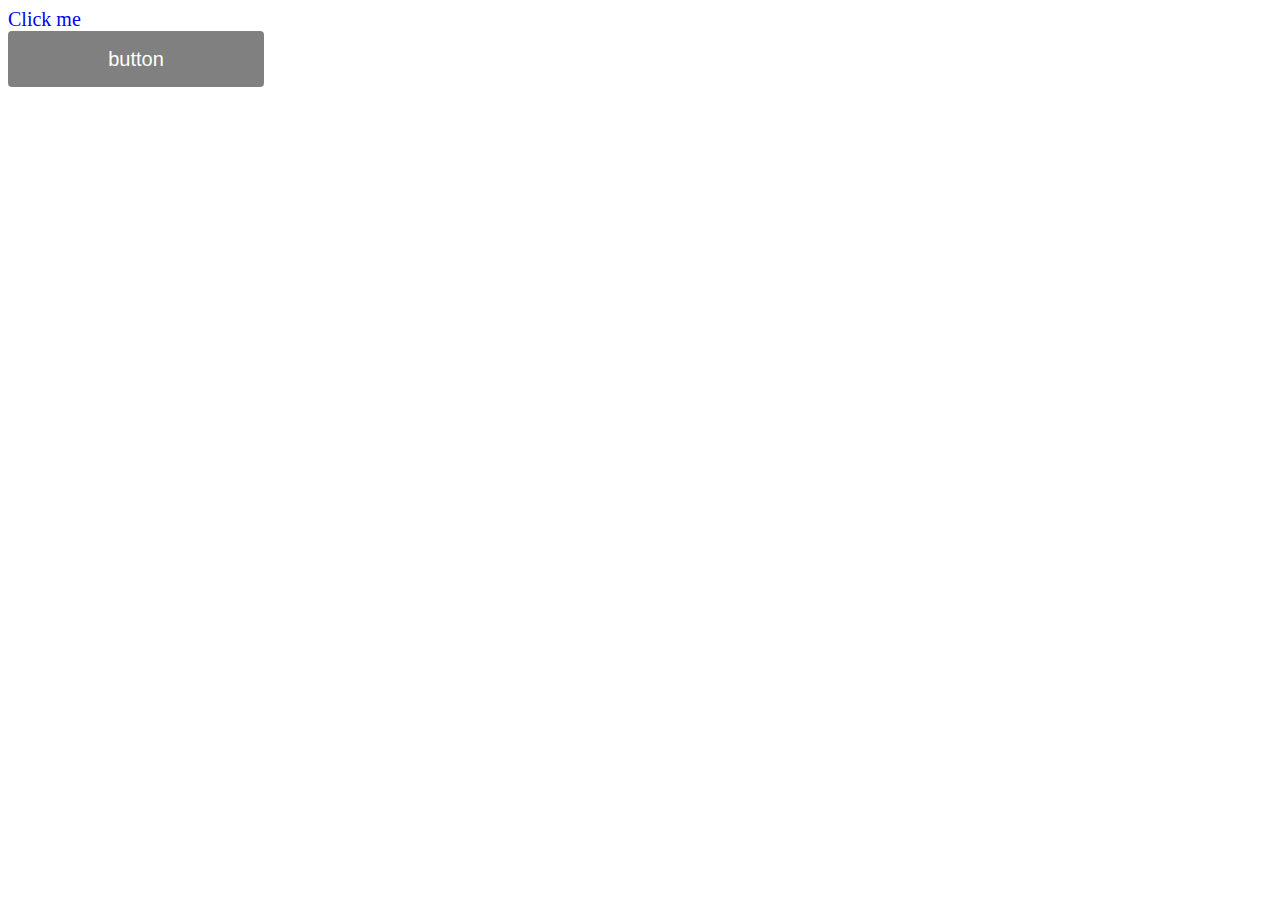
<file: index.html>
<!DOCTYPE html>
<html lang="en">
<head>
    <meta charset="UTF-8">
    <meta http-equiv="X-UA-Compatible" content="IE=edge">
    <meta name="viewport" content="width=device-width, initial-scale=1.0">
    <title>Dars</title>
    <link rel="stylesheet" href="css/style.css">
</head>
<body>
    <a href="#">Click me</a>
    <br>
    <button disabled>button</button>
</body>
</html>
</file>
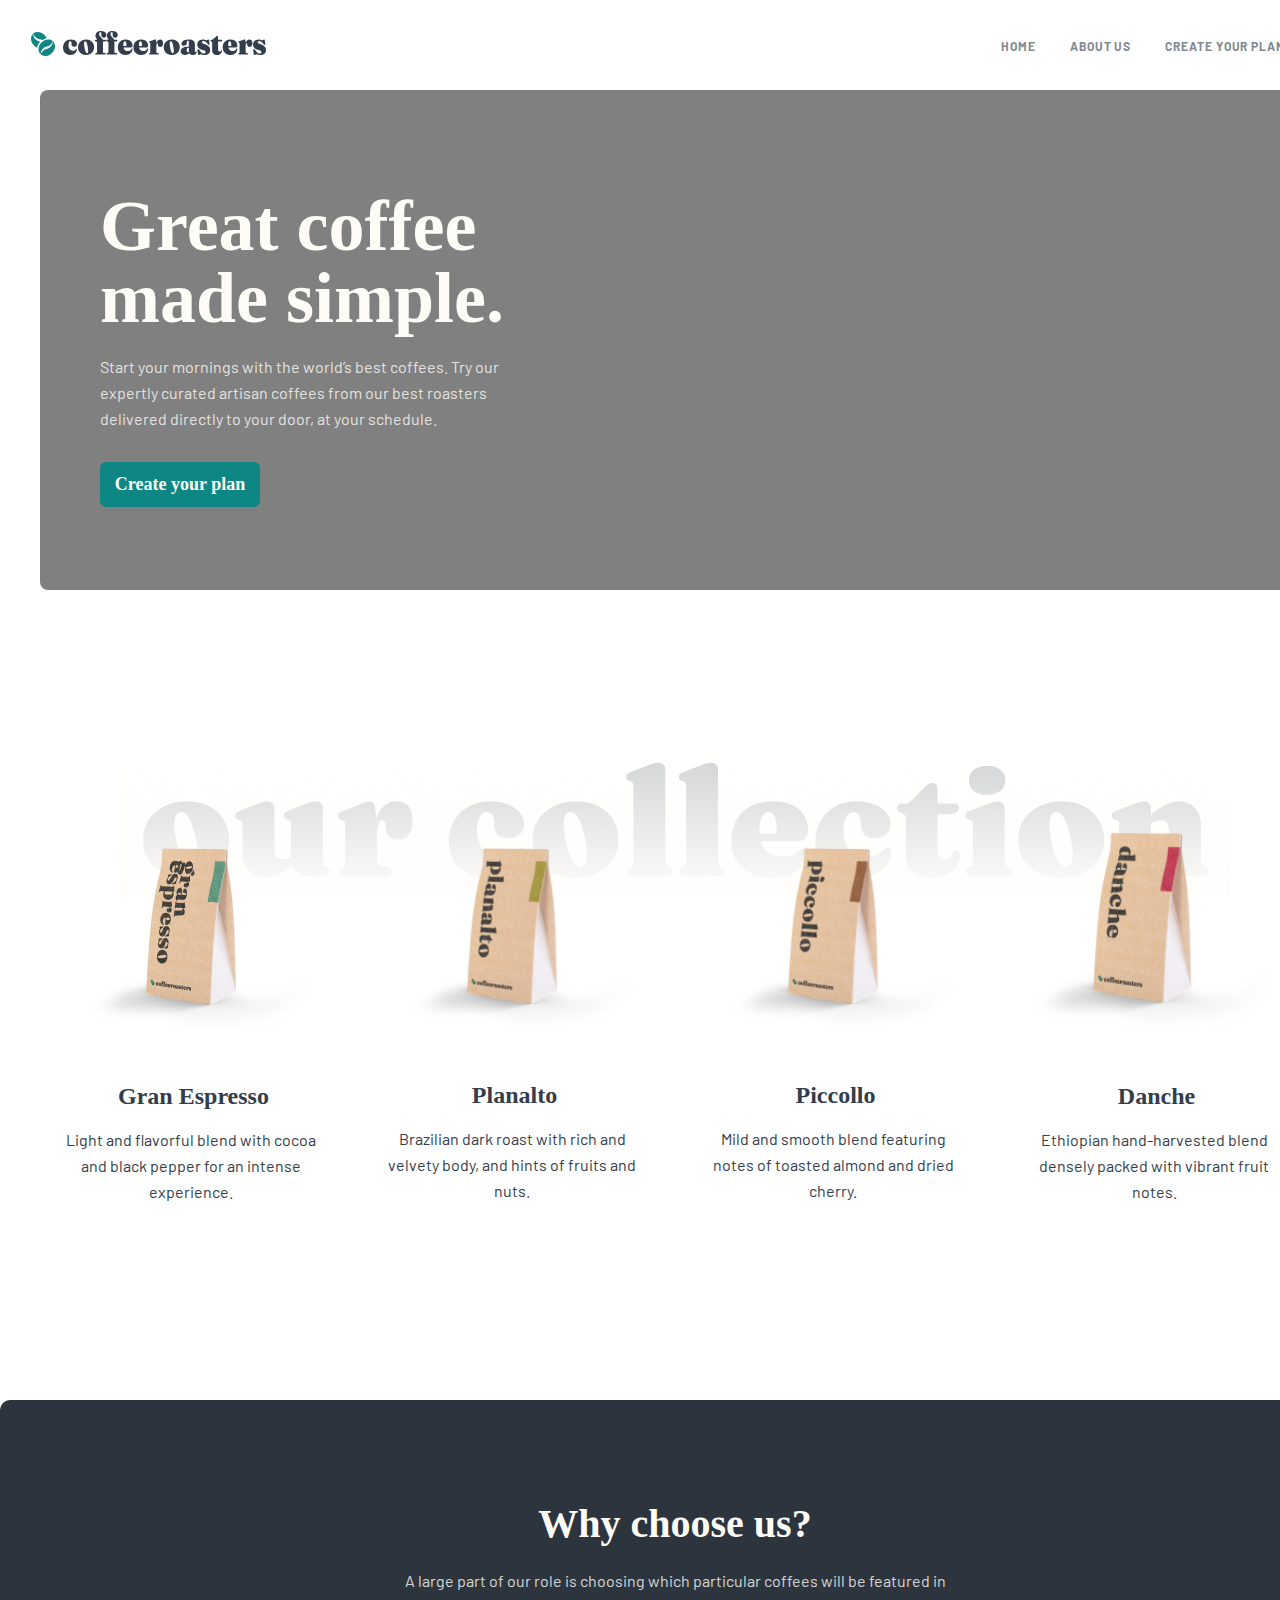
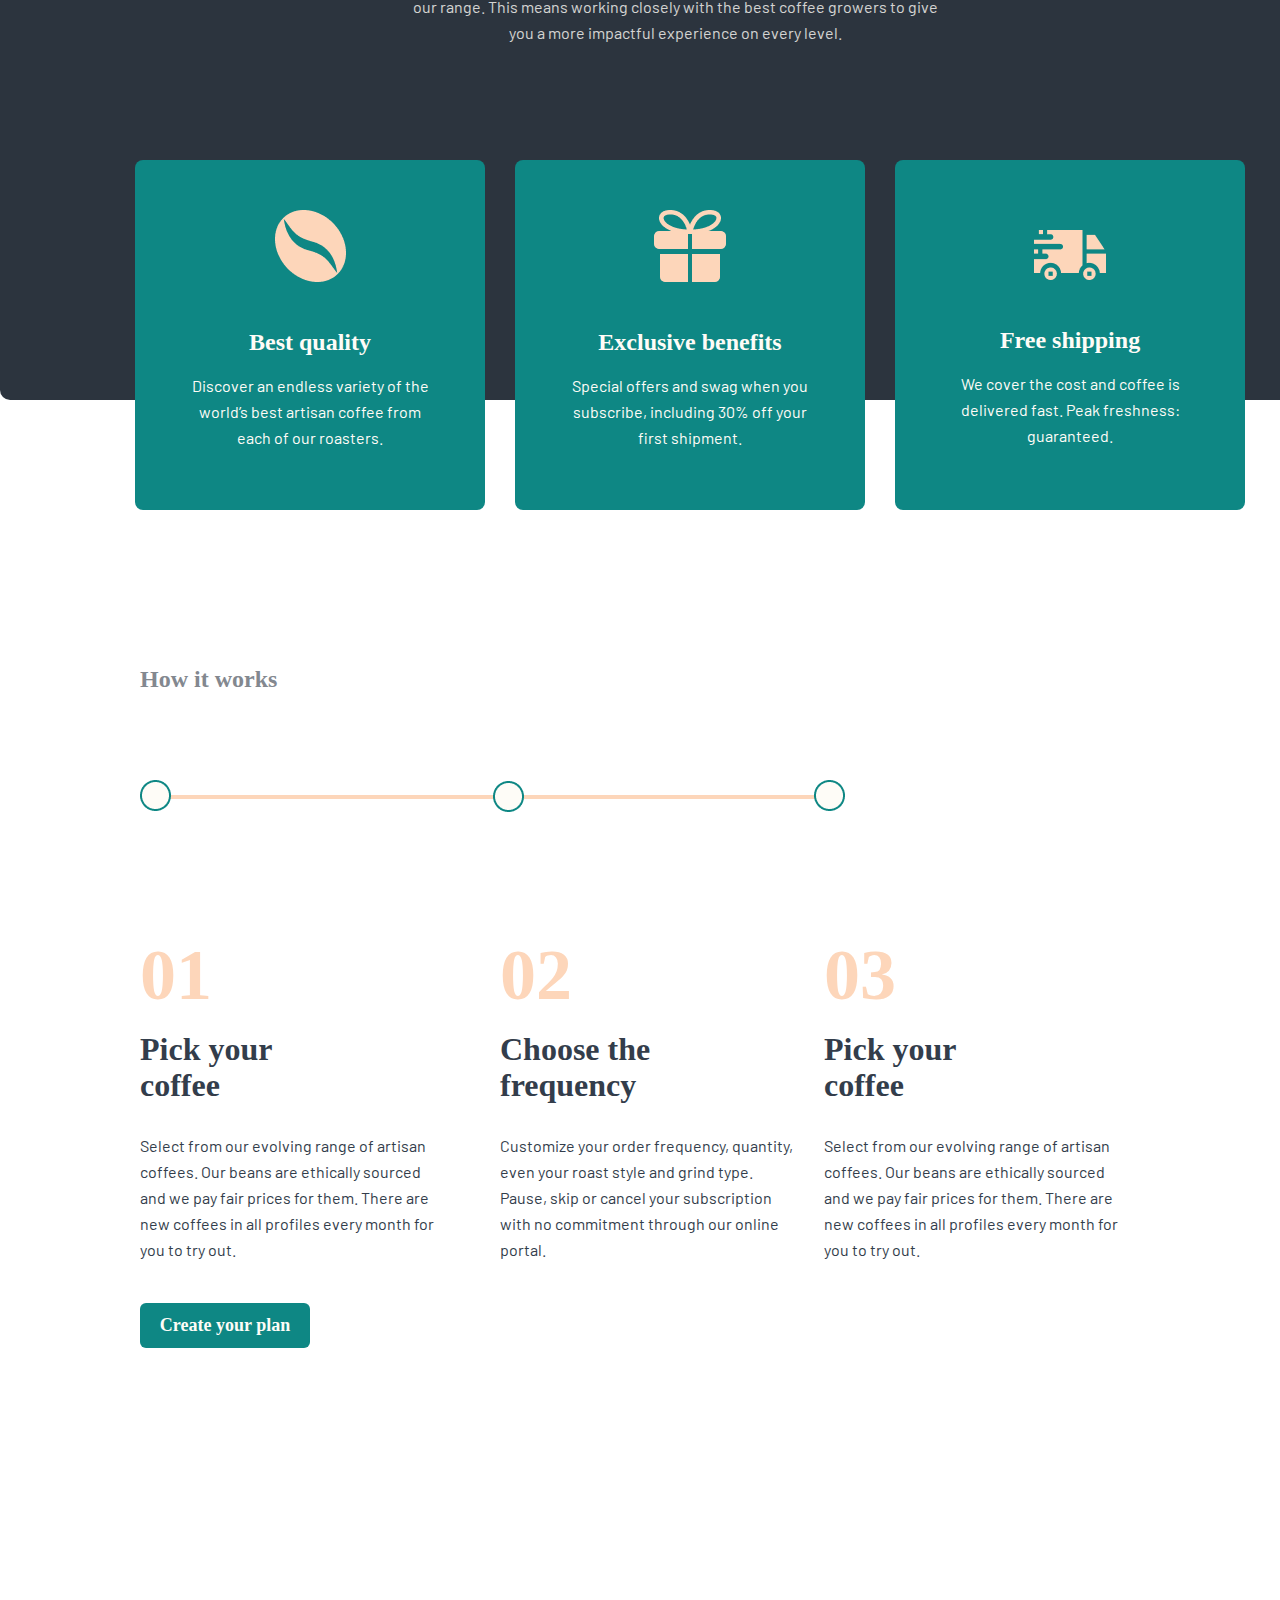
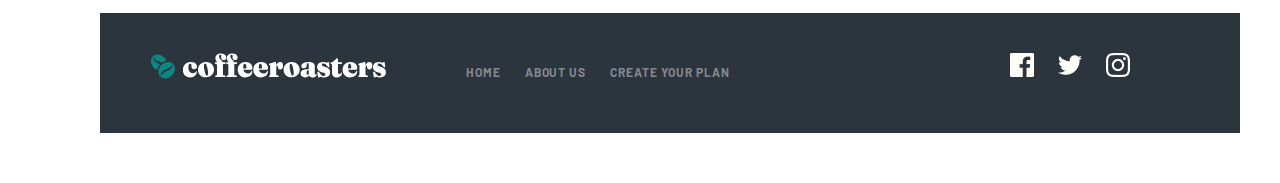
<file: second.html>
<!DOCTYPE html>
<html lang="en">
<head>
    <meta charset="UTF-8">
    <meta http-equiv="X-UA-Compatible" content="IE=edge">
    <meta name="viewport" content="width=device-width, initial-scale=1.0">
    <title>Coffee-site</title>
    <link rel="stylesheet" href="css/second.css">
    <link rel="preconnect" href="https://fonts.googleapis.com"><link rel="preconnect" href="https://fonts.gstatic.com" crossorigin><link href="https://fonts.googleapis.com/css2?family=Fraunces:opsz,wght@9..144,900&display=swap" rel="stylesheet">
    <link rel="preconnect" href="https://fonts.googleapis.com"><link rel="preconnect" href="https://fonts.gstatic.com" crossorigin><link href="https://fonts.googleapis.com/css2?family=Barlow:wght@700&display=swap" rel="stylesheet">
</head>
<body>
    <div class="container">
        <header class="header">
                <nav class="navbar">
                    <ul class="nav-list">
                        <li class="nav-card">
                            <img src="media/img/Group 5 (1).svg" alt="">
                        </li>
                        <li class="nav-card2">
                            <a href="#">HOME</a>
                            <a href="#">ABOUT US</a>
                            <a href="#">Create your plan</a>
                        </li>
                    </ul>
                </nav>
                <div class="great-box">
                    <h1>Great coffee
                    made simple.</h1>
                    <p>Start your mornings with the world’s best coffees. Try our expertly curated artisan coffees from our best roasters delivered directly to your door, at your schedule.</p>
                    <button class="great-btn">
                        <a href="#">Create your plan</a>
                    </button>
                </div>
        </header>
        <main>
            <section class="collection-box">
                <ul class="collect-list">
                    <li class="collect-card">
                        <img src="media/img/expresso.png" alt="">
                        <h3>Gran Espresso</h3>
                        <p>Light and flavorful blend with cocoa and black pepper for an intense experience.</p>
                    </li>
                    <li class="collect-card">
                        <img src="media/img/kopi2.png" width="255px" alt="">
                        <h3>Planalto</h3>
                        <p>Brazilian dark roast with rich and velvety body, and hints of fruits and nuts.</p>
                    </li>
                    <li class="collect-card">
                        <img src="media/img/kopi3.png" width="255px" alt="">
                        <h3>Piccollo</h3>
                        <p>Mild and smooth blend featuring notes of toasted almond and dried cherry.</p>
                    </li>
                    <li class="collect-card">
                        <img src="media/img/kopi4.png" width="255px" alt="">
                        <h3>Danche</h3>
                        <p>Ethiopian hand-harvested blend densely packed with vibrant fruit notes.</p>
                    </li>
                </ul>
            </section>
            <section class="choose-box">
                <div class="choose-title">
                    <h2>Why choose us?</h2>
                    <p>A large part of our role is choosing which particular coffees will be featured 
                    in our range. This means working closely with the best coffee growers to give you a more impactful experience on every level.</p>
                </div>
                <div class="quality-box">
                    <ul class="quality-list">
                        <li class="quality-card">
                            <img src="media/img/coffee-bean.png" alt="">
                            <h3>Best quality</h3>
                            <p>Discover an endless variety of the world’s best artisan coffee from each of our roasters.</p>
                        </li>
                        <li class="quality-card">
                            <img src="media/img/Combined Shape.png" alt="">
                            <h3>Exclusive benefits</h3>
                            <p>Special offers and swag when you subscribe, including 30% off your first shipment.</p>
                        </li>
                        <li class="quality-card">
                            <img style="padding-top: 70px;" src="media/img/Combined Shape (1).png" alt="">
                            <h3>Free shipping</h3>
                            <p>We cover the cost and coffee is delivered fast. Peak freshness: guaranteed.</p>
                        </li>
                    </ul>
                </div>
        </section>
        <section class="work-box">
            <div class="work-title">
                <div class="work-text">
                    <h3>How it works</h3>
                </div>
                <div class="work-img">
                    <div class="bord">
                        
                    </div>
                    <ul class="bord-list">
                        <li class="oval">
                            <img src="media/img/Oval Copy 2.png" alt="">
                        </li>
                        <li class="oval2">
                            <img src="media/img/Oval Copy 2.png" alt="">
                        </li>
                        <li class="oval3">
                            <img src="media/img/Oval Copy 2.png" alt="">
                        </li>
                    </ul>
                </div>
            </div>
            <div class="enjoy-box">
                <ul class="enjoy-list">
                    <li class="enjoy-card card">
                        <h2>01</h2>
                        <h3>Pick your coffee</h3>
                        <p>Select from our evolving range of artisan coffees. Our beans are ethically sourced and we pay fair prices for them. There are new coffees in all profiles every month for you to try out.</p>
                        <button class="enjoy-btn">
                            <a href="#">Create your plan</a>
                        </button>
                    </li>
                    <li class="enjoy-card">
                        <h2>02</h2>
                        <h3>Choose the frequency</h3>
                        <p>Customize your order frequency, quantity, even your roast style and grind type. Pause, skip or cancel your subscription with no commitment through our online portal.</p>
                    </li>
                    <li class="enjoy-card card3">
                        <h2>03</h2>
                        <h3>Pick your coffee</h3>
                        <p>Select from our evolving range of artisan coffees. Our beans are ethically sourced and we pay fair prices for them. There are new coffees in all profiles every month for you to try out.</p>
                    </li>
                </ul>
            </div>
        </section>
        </main>
        <footer class="footer">
            <nav class="footer-nav">
                <ul class="footer-list">
                    <li class="footer-card">
                        <img src="media/img/Group 5 (2).svg" alt="">
                    </li>
                    <li class="footer-card2">
                        <a href="#">HOME</a>
                        <a href="#">ABOUT US</a>
                        <a href="#">Create your plan</a>
                    </li>
                    <li class="footer-card3">
                        <img src="media/img/Group 20.png" alt="">
                    </li>
                </ul>
            </nav>
        </footer>
    </div>
</body>
</html>
</file>
<file: css/style.css>
a{
    text-decoration: none;
    font-size: 20px;
}
a:hover{
    color: red;
    text-decoration: underline;
}
button{
    width: 256px;
    height: 56px;
    background-color: #0e8784;
    border-radius: 4px;
    border: none;
    color: white;
    font-size: 20px;
}
button:hover{
    background-color: #66d2cf;
}
button:disabled{
    background-color: gray;
}
</file>
<file: css/second.css>
*{
    margin: 0;
    padding: 0;
    text-decoration: none;
    list-style: none;
}
.container{
    width: 1350px;

}
.header{
    width: 1350px;
    height: 600px;
}
.navbar{
    width: 100%;
    height: 15%;
}
.nav-list{
    display: flex;
    justify-content: space-between;
    align-items: center;
}
.nav-card{
    margin: 30px;
}
.nav-card2{
    margin-right: 50px;
}
.nav-card2 a{
    padding: 15px;
    font-family: 'Barlow';
    font-style: normal;
    font-weight: 700;
    font-size: 12px;
    line-height: 15px;
    /* identical to box height, or 125% */

    letter-spacing: 0.923077px;
    text-transform: uppercase;

    color: #83888F;
}
.nav-card2 a:hover{
    text-decoration: underline;
    color: black;
}
.great-box{
    margin-left: 40px;
    width: 1248px;
    border-radius: 8px;
    height: 500px;
    background: grey;
}
.great-box h1{
    padding-top: 100px;
    padding-left: 60px;
    font-family: 'Fraunces 9pt';
    font-style: normal;
    font-weight: 900;
    font-size: 72px;
    line-height: 72px;
    /* or 100% */
    width: 500px;

    color: #FEFCF7;
}
.great-box p{
    padding-left: 60px;
    font-family: 'Barlow';
    font-style: normal;
    font-weight: 400;
    font-size: 16px;
    line-height: 26px;
    /* or 162% */
    width: 400px;
    padding-top: 20px;
    color: #FEFCF7;

    mix-blend-mode: normal;
    opacity: 0.8;
}
.great-btn{
    margin-left: 60px;
    margin-top: 30px;
    background: #0E8784;
    border-radius: 6px;
    border: none;
    padding: 10px;
    width: 160px;
}
.great-btn a{
    font-family: 'Fraunces 9pt';
    font-style: normal;
    font-weight: 900;
    font-size: 18px;
    line-height: 25px;
    /* identical to box height, or 139% */

    text-align: center;

    color: #FEFCF7;
}
.great-btn:hover{
    background-color: #66D2CF;
}
.collection-box{
    width: 1350px;
    height: 700px;
    background-image: url(../media/img/Group\ 13.png);
    background-repeat: no-repeat;
    background-position: top;
}

.collect-list{
    margin-top: 100px;
    display: flex;
    justify-content: space-evenly;
    text-align: center;
}
.collect-card img{
    padding-bottom: 50px;
    margin-top: 133px;
}
.collect-card h3{
    font-family: 'Fraunces 9pt';
    font-style: normal;
    font-weight: 900;
    font-size: 24px;
    line-height: 32px;
    /* identical to box height, or 133% */

    text-align: center;
    padding-bottom: 15px;
    color: #333D4B;
}
.collect-card p{
    font-family: 'Barlow';
    font-style: normal;
    font-weight: 400;
    font-size: 16px;
    line-height: 26px;
    /* or 162% */
    width: 250px;

    color: #333D4B;
}
.choose-box{
    width: 1350px;
    height: 600px;
    background: #2C343E;
    border-radius: 10px;
    position: relative;
}
.choose-title{
    text-align: center;
    padding-top: 100px;
    
}
.choose-title h2{
    font-family: 'Fraunces 9pt';
    font-style: normal;
    font-weight: 900;
    font-size: 40px;
    line-height: 48px;
    /* identical to box height, or 120% */

    padding-bottom: 20px;
    color: #FEFCF7;
}
.choose-title p{
    font-family: 'Barlow';
    font-style: normal;
    font-weight: 400;
    font-size: 16px;
    line-height: 26px;
    /* or 162% */
    width: 546px;
    margin: 0 auto;
    color: #FEFCF7;
    padding-bottom: 60px;
    mix-blend-mode: normal;
    opacity: 0.8;
}
.quality-list{
    display: flex;
    justify-content: space-evenly;
    position: absolute;
    top: 60%;
    left: 10%;
}
.quality-card{
    background: #0E8784;
    border-radius: 8px;
    width: 350px;
    height: 350px;
    text-align: center;
    margin-right: 30px;
    margin-bottom: 100px;
}
.quality-card img{
    padding-top: 50px;
    padding-bottom: 40px;
}
.quality-card h3{
    font-family: 'Fraunces 9pt';
    font-style: normal;
    font-weight: 900;
    font-size: 24px;
    line-height: 32px;
    /* identical to box height, or 133% */
    padding-bottom: 15px;
    color: #FEFCF7;
}
.quality-card p{
    font-family: 'Barlow';
    font-style: normal;
    font-weight: 400;
    font-size: 16px;
    line-height: 26px;
    /* or 162% */   
    width: 255px;
    margin: 0 auto;
    color: #FEFCF7;
}
.work-box{
    width: 1350px;
    height: 950px;
    margin-top: 150px;
}
.work-title{
    margin: 140px;
    margin-top: 263px;
}
.work-title h3{
    font-family: 'Fraunces 9pt';
    font-style: normal;
    font-weight: 900;
    font-size: 24px;
    line-height: 32px;
    /* identical to box height, or 133% */


    color: #83888F;
}
.work-img{
    margin-top: 100px;
    position: relative;
}

.bord{
    border: 2px solid #FDD6BA;
    width: 700px;
}
.bord-list{
    display: flex;
}
.oval{
    position: absolute;
    bottom: -16px;
}
.oval2{
    position: absolute;
    left: 33%;
    bottom: -17px;
}
.oval3{
    position: absolute;
    left: 63%;
    bottom: -16px;
}
.enjoy-list{
    margin-left: 140px;
    display: flex;
}
.enjoy-card h2{
    font-family: 'Fraunces 9pt';
    font-style: normal;
    font-weight: 900;
    font-size: 72px;
    line-height: 72px;
    /* identical to box height, or 100% */
    padding-bottom: 20px;

    color: #FDD6BA;
}
.enjoy-card h3{
    font-family: 'Fraunces 9pt';
    font-style: normal;
    font-weight: 900;
    font-size: 32px;
    line-height: 36px;
    /* or 112% */
    width: 168px;
    padding-bottom: 30px;
    color: #333D4B;
}
.enjoy-card p{
    font-family: 'Barlow';
    font-style: normal;
    font-weight: 400;
    font-size: 16px;
    line-height: 26px;
    /* or 162% */
    width: 294px;

    color: #333D4B;
}
.enjoy-btn{
    background: #0E8784;
    border-radius: 6px;
    padding: 10px;
    width: 170px;
    margin-top: 40px;
    border: none;
}
.enjoy-btn a{
    font-family: 'Fraunces 9pt';
    font-style: normal;
    font-weight: 900;
    font-size: 18px;
    line-height: 25px;
    /* identical to box height, or 139% */


    color: #FEFCF7;
}
.enjoy-btn:hover{
    background: #66D2CF;
}
.card{
    margin-right: 66px;
}
.card3{
    margin-left: 30px;
}
.footer{
    width: 1140px;
    height: 120px;
    background: #2C343E;
    margin-left: 100px;
    margin-bottom: 50px;
}
.footer-nav{
    padding: 40px 0px 0px 50px; 
}
.footer-list{
    display: flex;
}
.footer-card2{
    padding-top: 10px;
    padding-left: 70px;
}
.footer-card2 a{
    padding: 10px;
    font-family: 'Barlow';
    font-style: normal;
    font-weight: 700;
    font-size: 12px;
    line-height: 15px;
    /* identical to box height, or 125% */

    letter-spacing: 0.923077px;
    text-transform: uppercase;

    color: #83888F;
}
.footer-card2 a:hover{
    color: black;
    text-decoration: underline;
}
.footer-card3{
    margin-left: 270px;
}
</file>
